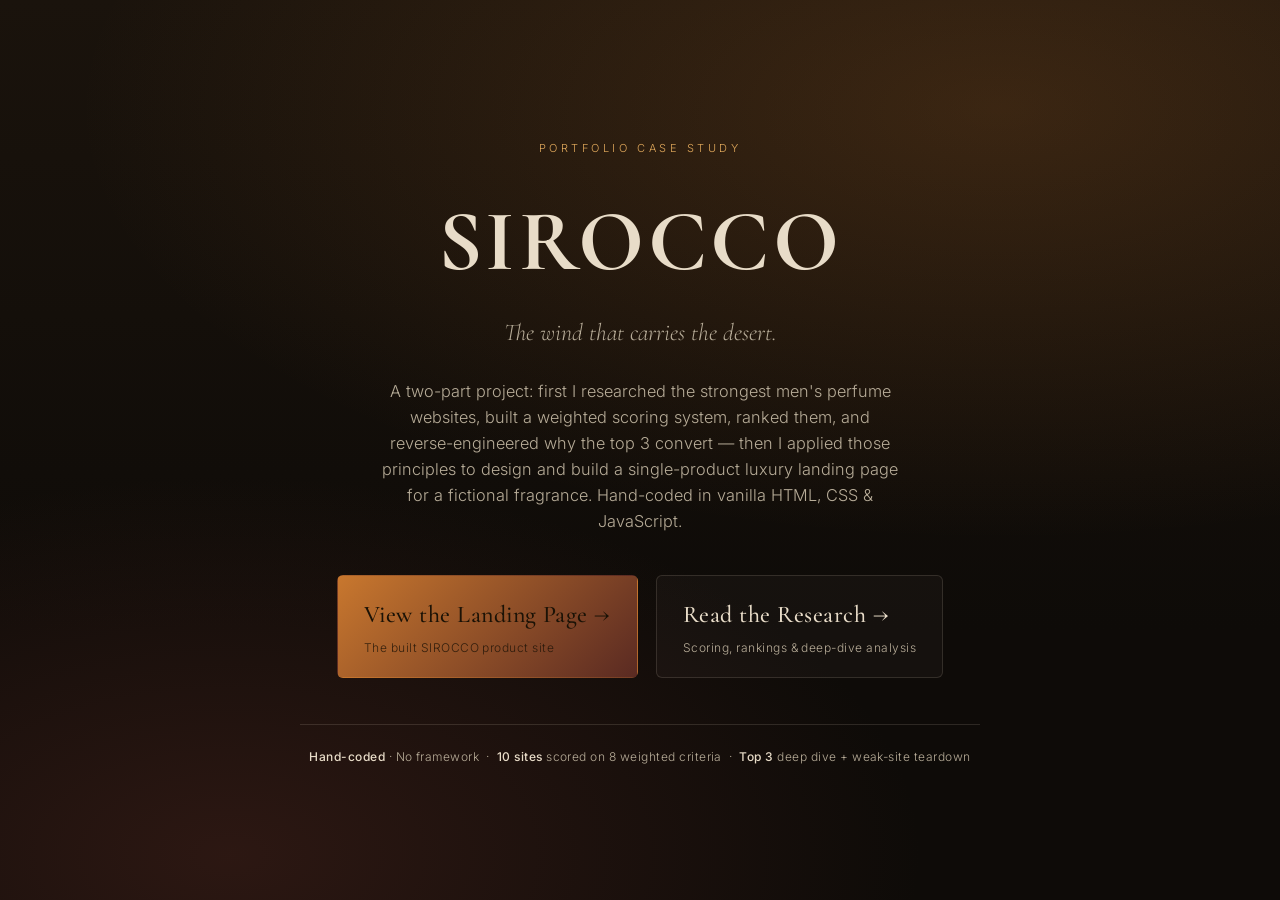
<file: index.html>
<!DOCTYPE html>
<html lang="en">
<head>
<meta charset="UTF-8">
<meta name="viewport" content="width=device-width, initial-scale=1.0">
<title>SIROCCO — Perfume Landing Page & Market Research | Portfolio</title>
<meta name="description" content="A portfolio case study: market research into the best men's perfume websites, a weighted scoring system, and a built single-product luxury landing page for the fictional fragrance SIROCCO.">
<link rel="preconnect" href="https://fonts.googleapis.com">
<link rel="preconnect" href="https://fonts.gstatic.com" crossorigin>
<link href="https://fonts.googleapis.com/css2?family=Cormorant+Garamond:ital,wght@0,400;0,500;0,600;1,400;1,500&family=Inter:wght@300;400;500;600&display=swap" rel="stylesheet">
<style>
  :root{--black:#0E0B08;--sand:#E8DCC8;--sand-dim:#B7AC98;--amber:#C8772E;--gold:#E0A85B;--oxblood:#5A2A22;--line:rgba(232,220,200,.14)}
  *{margin:0;padding:0;box-sizing:border-box}
  body{background:
      radial-gradient(120% 80% at 78% 12%, rgba(200,119,46,.20), transparent 60%),
      radial-gradient(90% 70% at 18% 95%, rgba(90,42,34,.4), transparent 60%),
      linear-gradient(180deg,#1a130c 0%,#0E0B08 70%);
    color:var(--sand);font-family:'Inter',sans-serif;font-weight:300;min-height:100vh;
    display:grid;place-items:center;padding:40px 22px;line-height:1.6}
  .card{max-width:680px;width:100%;text-align:center}
  .eyebrow{font-size:11px;letter-spacing:.32em;text-transform:uppercase;color:var(--gold)}
  h1{font-family:'Cormorant Garamond',serif;font-size:clamp(3rem,11vw,5.4rem);color:var(--sand);margin:14px 0 2px;letter-spacing:.04em}
  .tag{font-family:'Cormorant Garamond',serif;font-style:italic;font-size:clamp(1.1rem,3vw,1.5rem);color:var(--sand-dim);margin-bottom:26px}
  p.lead{color:var(--sand-dim);max-width:520px;margin:0 auto 40px;font-size:1.02rem}
  .links{display:flex;gap:18px;flex-wrap:wrap;justify-content:center}
  a.btn{display:flex;flex-direction:column;align-items:flex-start;gap:4px;text-align:left;
    min-width:240px;padding:20px 26px;border-radius:6px;text-decoration:none;transition:transform .25s ease,border-color .25s ease}
  a.btn b{font-family:'Cormorant Garamond',serif;font-size:1.5rem;font-weight:500;letter-spacing:.02em}
  a.btn span{font-size:12px;letter-spacing:.04em}
  a.primary{background:linear-gradient(135deg,var(--amber),var(--oxblood));color:#1a1206;border:1px solid transparent}
  a.primary b{color:#1a1206}a.primary span{color:rgba(26,18,6,.8)}
  a.ghost{background:rgba(232,220,200,.03);border:1px solid var(--line);color:var(--sand)}
  a.ghost span{color:var(--sand-dim)}
  a.btn:hover{transform:translateY(-3px)}
  a.ghost:hover{border-color:var(--gold)}
  .meta{margin-top:46px;font-size:12px;letter-spacing:.04em;color:var(--sand-dim);border-top:1px solid var(--line);padding-top:22px}
  .meta b{color:var(--sand);font-weight:500}
</style>
</head>
<body>
  <main class="card">
    <span class="eyebrow">Portfolio Case Study</span>
    <h1>SIROCCO</h1>
    <p class="tag">The wind that carries the desert.</p>
    <p class="lead">
      A two-part project: first I researched the strongest men's perfume websites, built a
      weighted scoring system, ranked them, and reverse-engineered why the top 3 convert —
      then I applied those principles to design and build a single-product luxury landing page
      for a fictional fragrance. Hand-coded in vanilla HTML, CSS &amp; JavaScript.
    </p>
    <div class="links">
      <a class="btn primary" href="site/index.html">
        <b>View the Landing Page →</b>
        <span>The built SIROCCO product site</span>
      </a>
      <a class="btn ghost" href="research/report.html">
        <b>Read the Research →</b>
        <span>Scoring, rankings &amp; deep-dive analysis</span>
      </a>
    </div>
    <p class="meta">
      <b>Hand-coded</b> · No framework &nbsp;·&nbsp; <b>10 sites</b> scored on 8 weighted criteria &nbsp;·&nbsp; <b>Top 3</b> deep dive + weak-site teardown
    </p>
  </main>
</body>
</html>
</file>
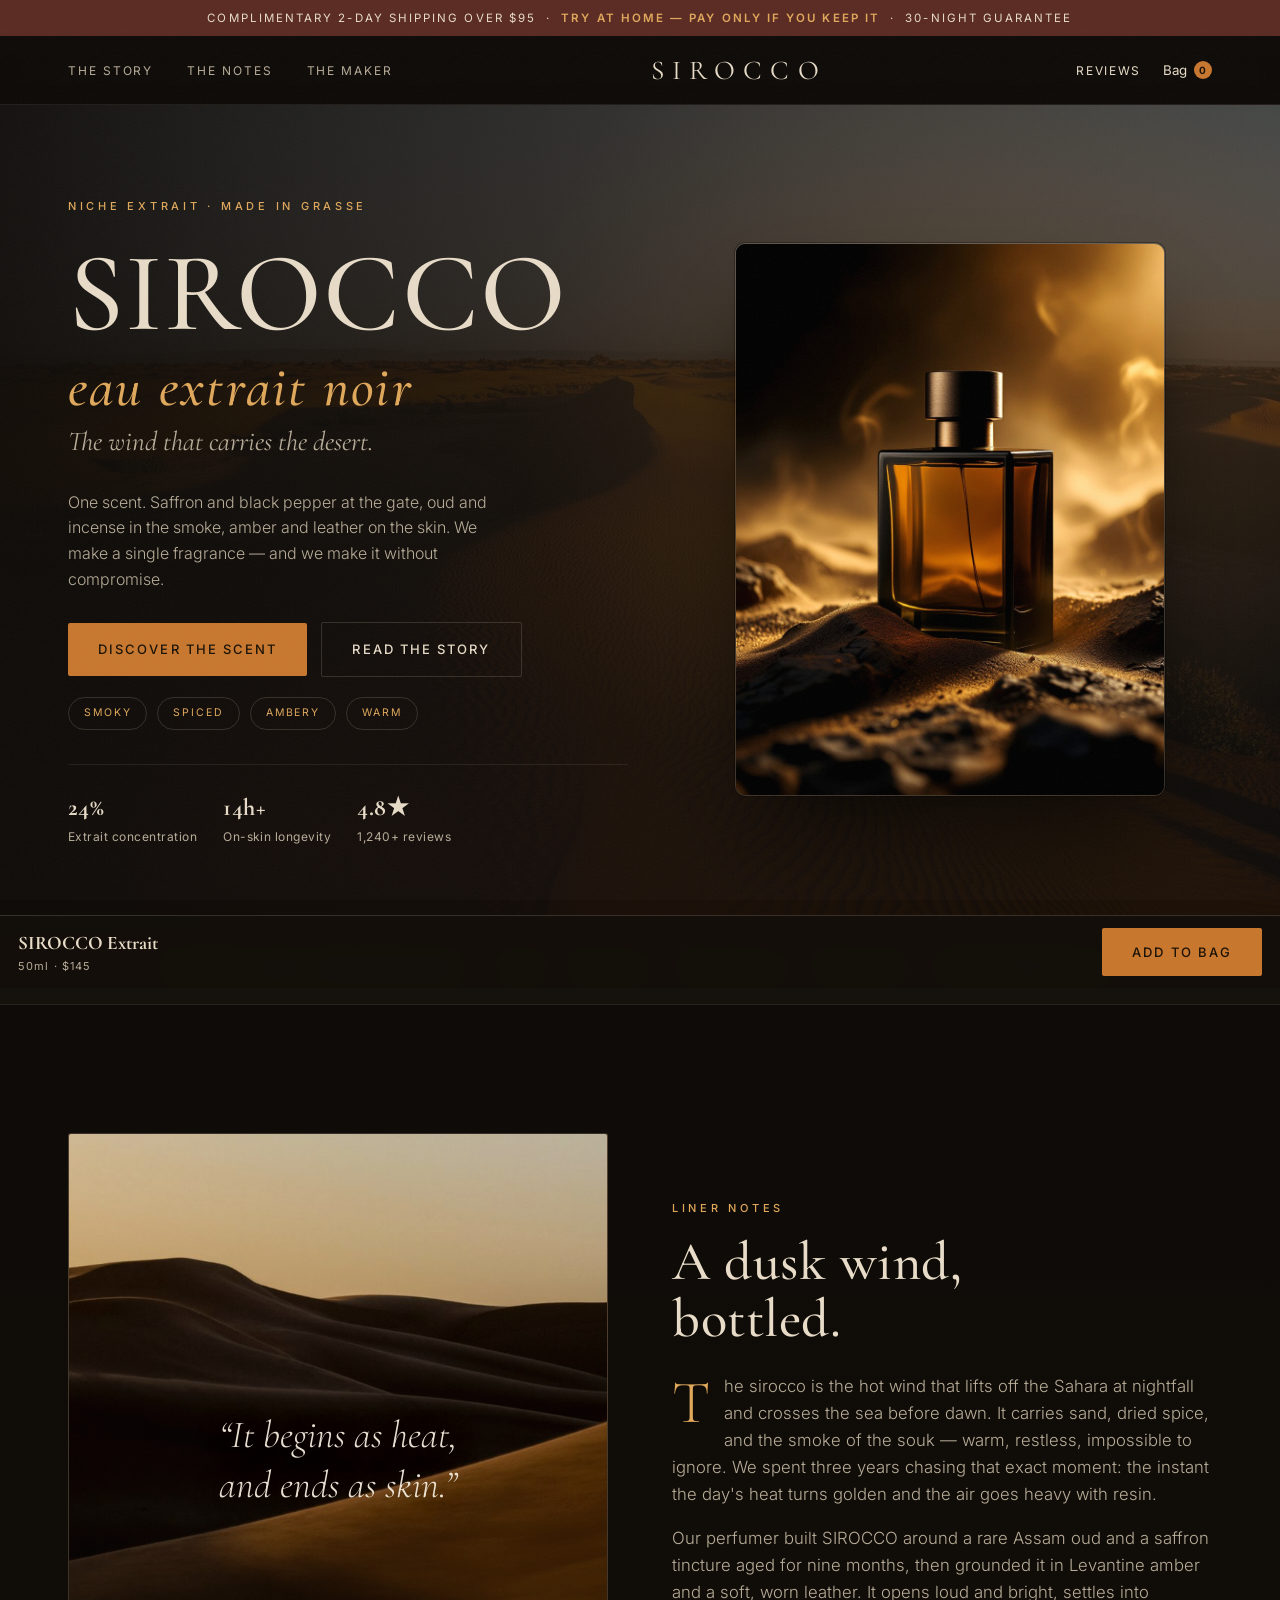
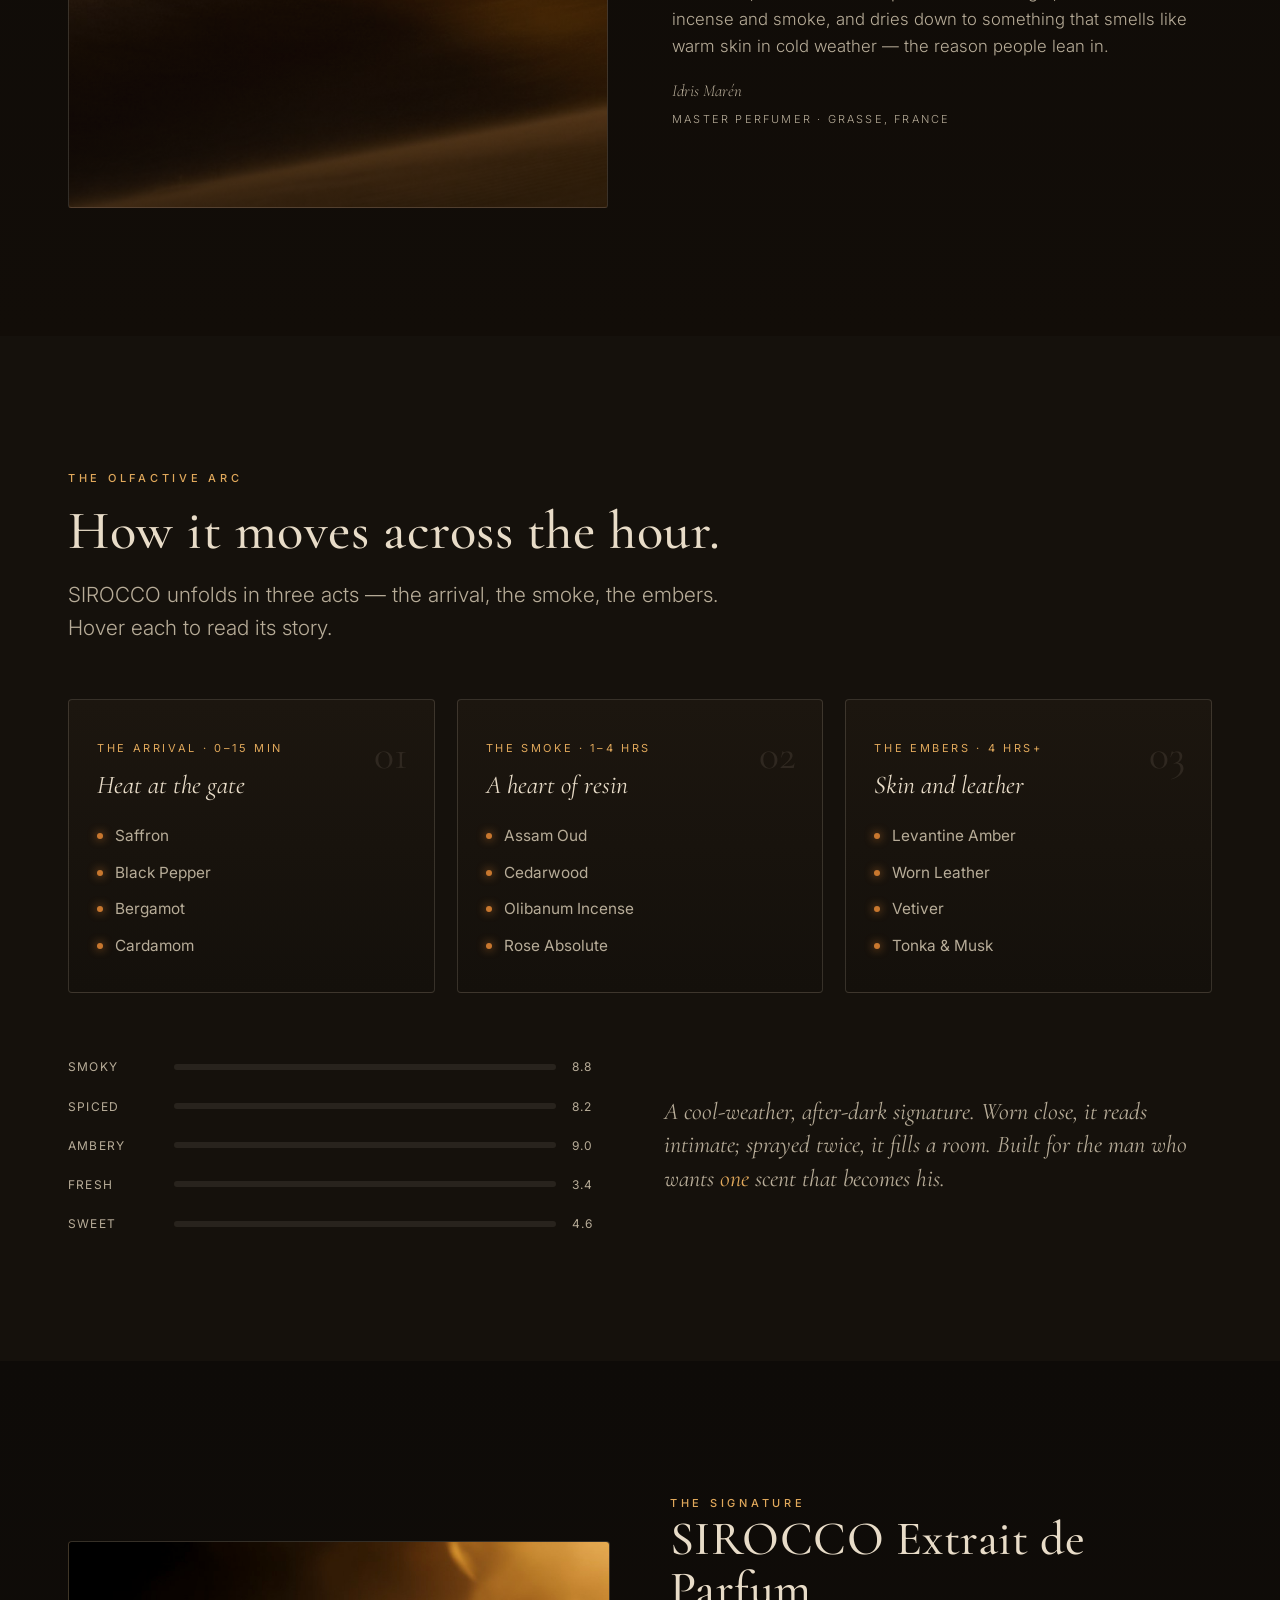
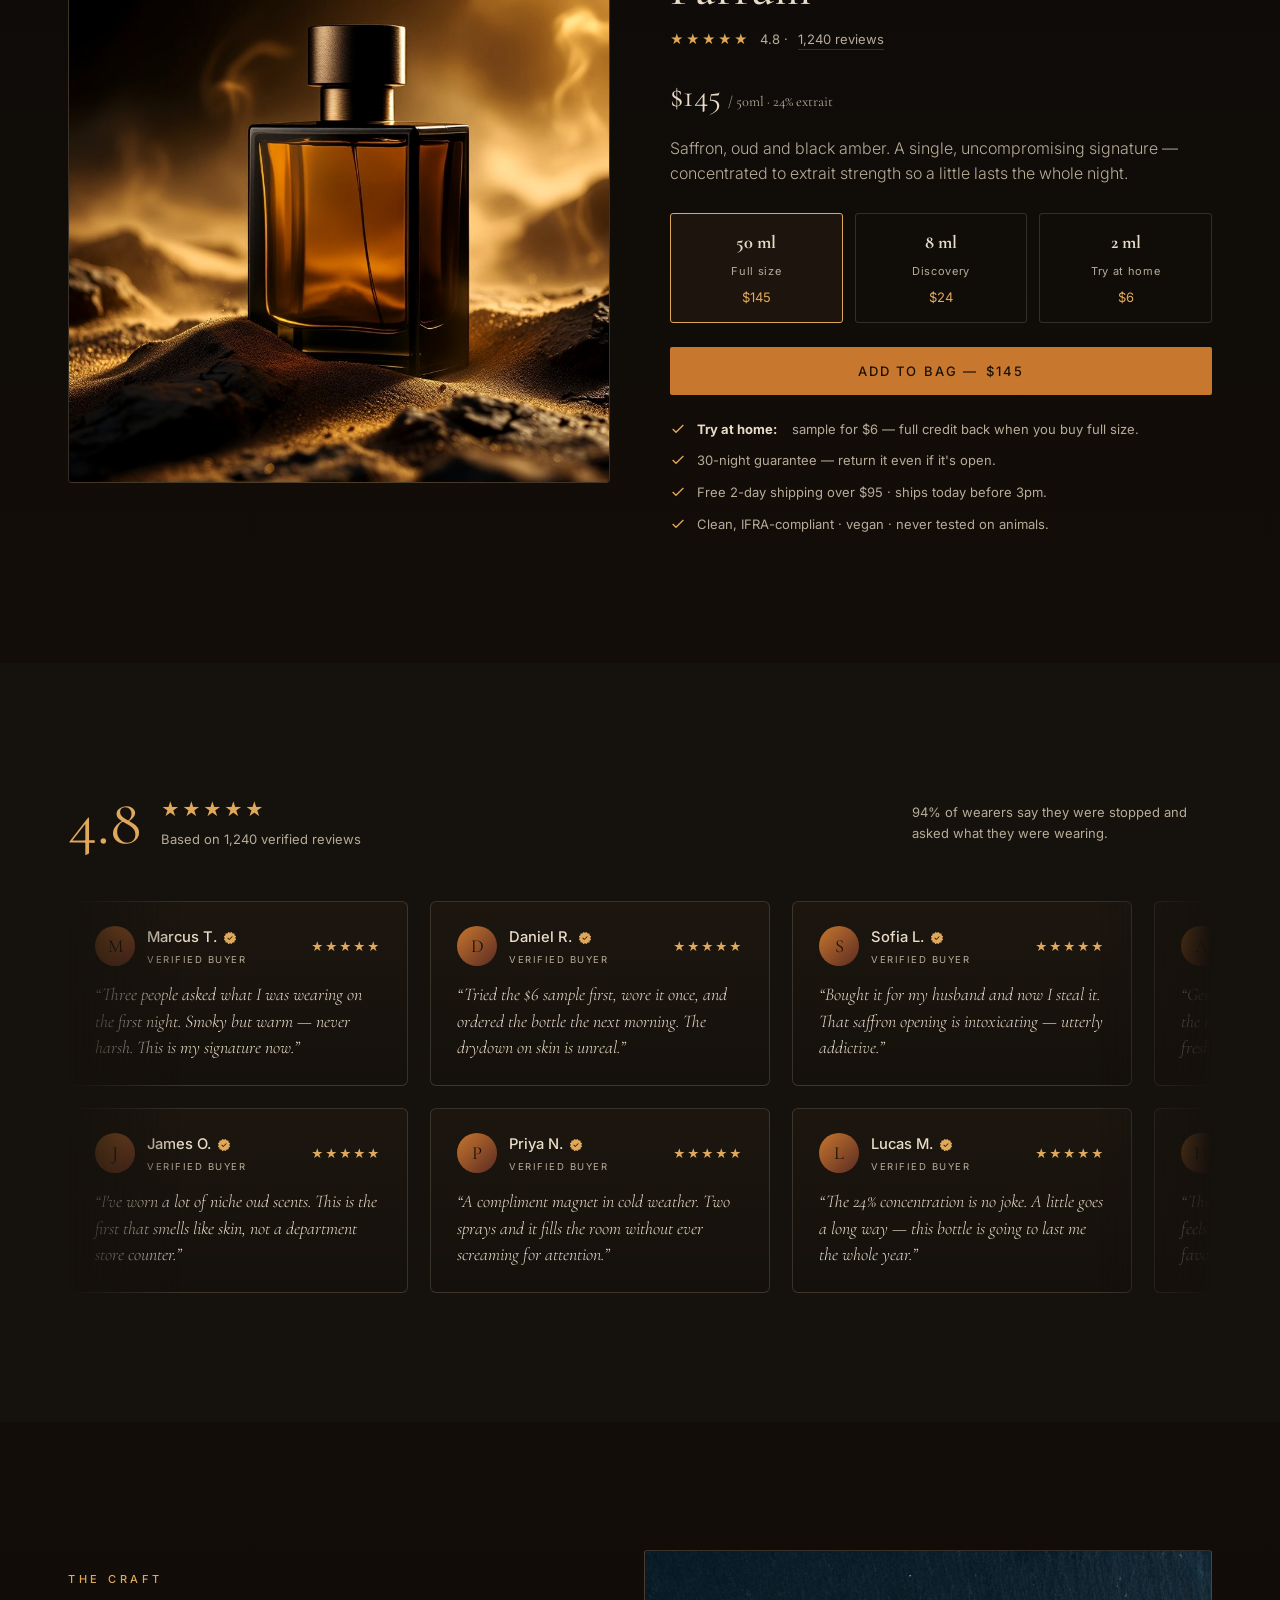
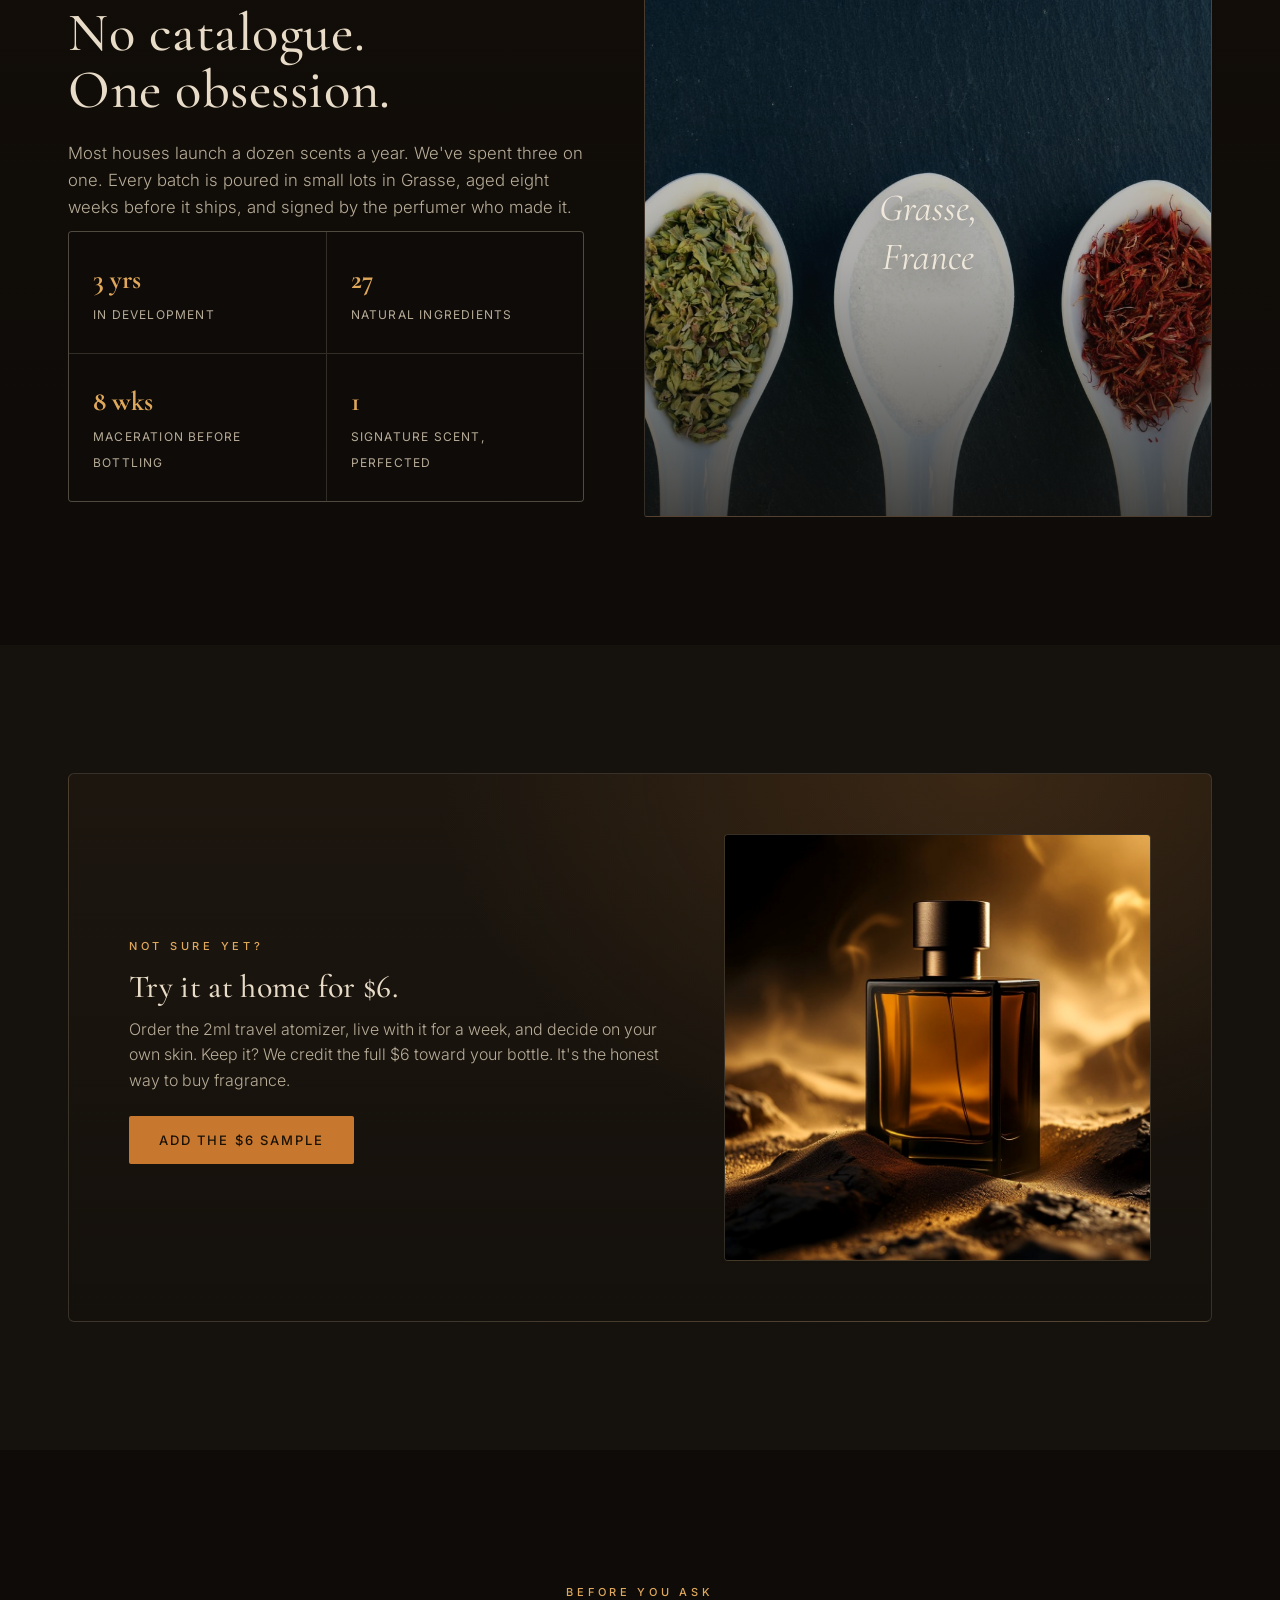
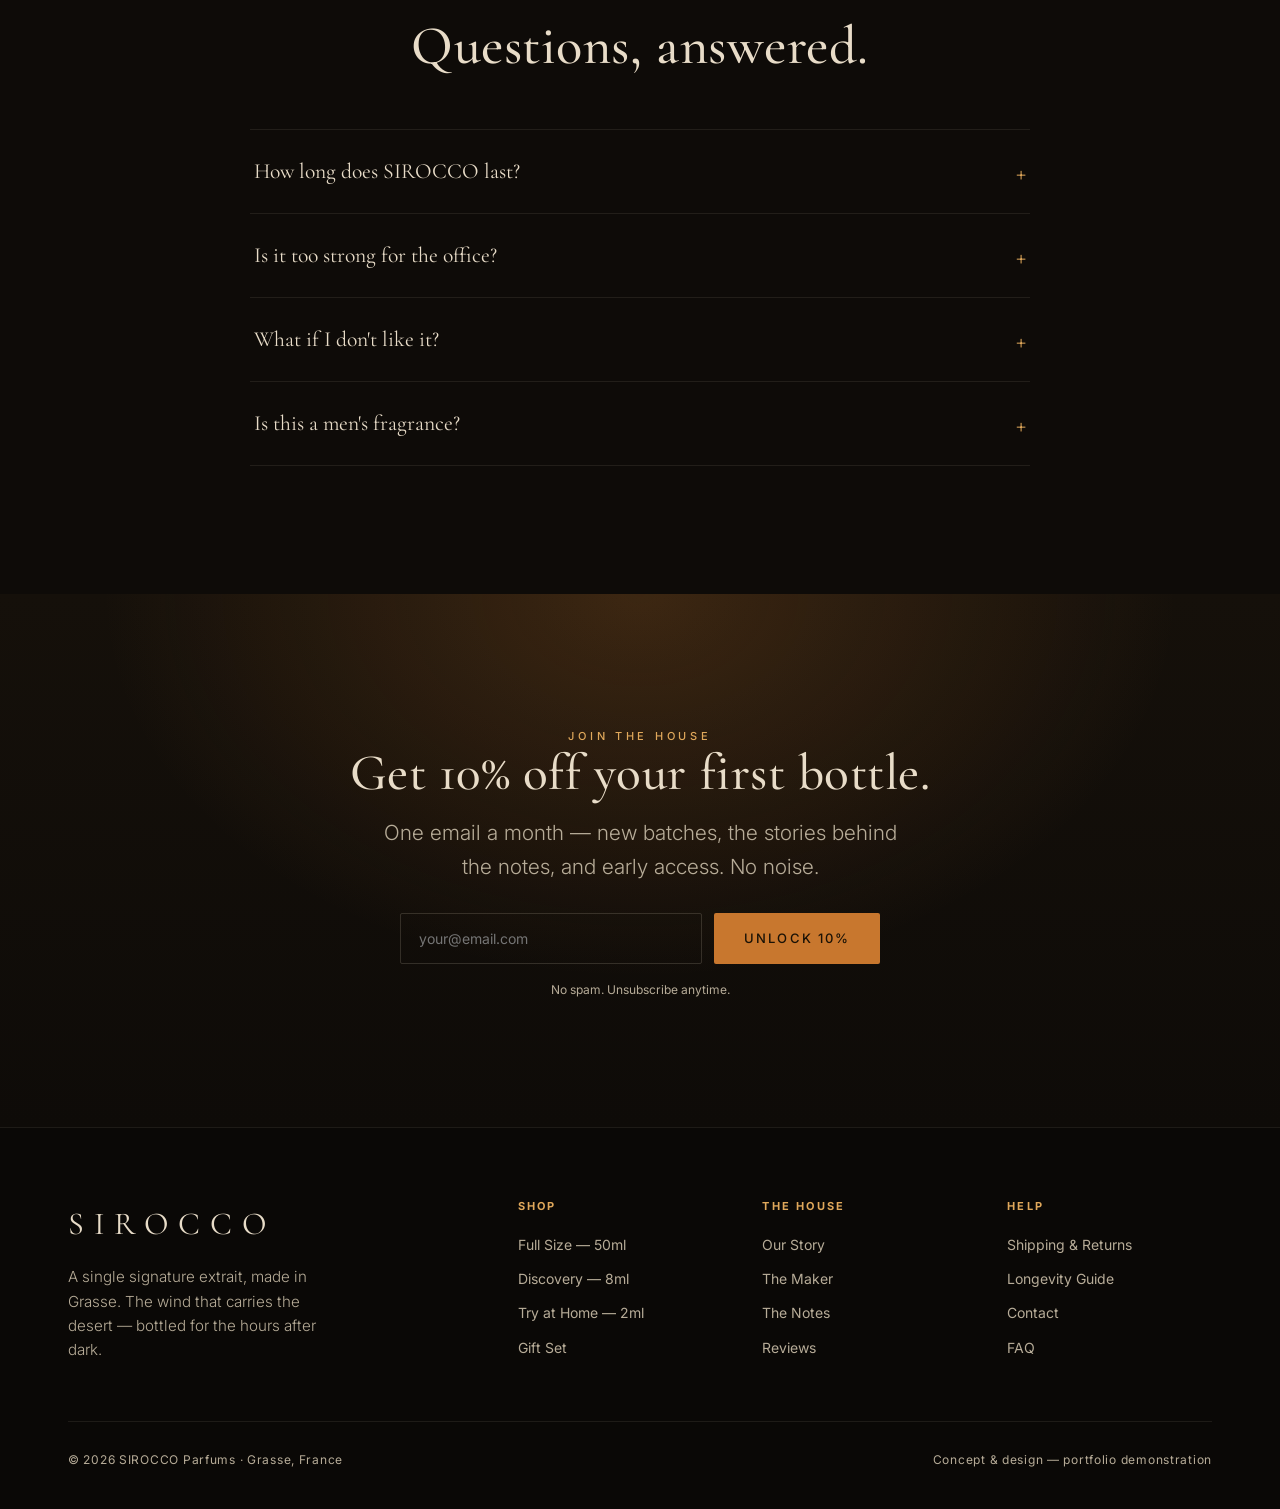
<file: site/index.html>
<!DOCTYPE html>
<html lang="en">
<head>
<meta charset="UTF-8">
<meta name="viewport" content="width=device-width, initial-scale=1.0">
<title>SIROCCO — The Wind That Carries the Desert | Niche Men's Extrait de Parfum</title>
<meta name="description" content="SIROCCO is a single signature extrait de parfum for men — saffron, oud and black amber. One scent, made exceptionally. Try at home risk-free.">
<link rel="preconnect" href="https://fonts.googleapis.com">
<link rel="preconnect" href="https://fonts.gstatic.com" crossorigin>
<link href="https://fonts.googleapis.com/css2?family=Cormorant+Garamond:ital,wght@0,400;0,500;0,600;1,400;1,500&family=Inter:wght@300;400;500;600&display=swap" rel="stylesheet">
<link rel="stylesheet" href="styles.css">
</head>
<body>

<!-- ============ reusable SVG flacon ============ -->
<svg width="0" height="0" style="position:absolute" aria-hidden="true">
  <symbol id="bottle" viewBox="0 0 200 320">
    <defs>
      <linearGradient id="glass" x1="0" y1="0" x2="1" y2="1">
        <stop offset="0" stop-color="#e8a85b"/>
        <stop offset=".42" stop-color="#c8772e"/>
        <stop offset=".7" stop-color="#7a3d18"/>
        <stop offset="1" stop-color="#3a2410"/>
      </linearGradient>
      <linearGradient id="cap" x1="0" y1="0" x2="0" y2="1">
        <stop offset="0" stop-color="#e7cd9a"/>
        <stop offset=".5" stop-color="#b08d57"/>
        <stop offset="1" stop-color="#6f5532"/>
      </linearGradient>
      <linearGradient id="shine" x1="0" y1="0" x2="1" y2="0">
        <stop offset="0" stop-color="#fff" stop-opacity=".55"/>
        <stop offset=".25" stop-color="#fff" stop-opacity="0"/>
      </linearGradient>
    </defs>
    <!-- cap -->
    <rect x="78" y="6" width="44" height="40" rx="4" fill="url(#cap)"/>
    <rect x="84" y="44" width="32" height="14" fill="#6f5532"/>
    <!-- shoulders + body -->
    <path d="M62 58 h76 a10 10 0 0 1 10 10 v224 a14 14 0 0 1 -14 14 H66 a14 14 0 0 1 -14 -14 V68 a10 10 0 0 1 10 -10 Z" fill="url(#glass)"/>
    <!-- glass shine -->
    <path d="M70 70 h12 v224 h-12 Z" fill="url(#shine)" opacity=".7"/>
    <!-- label -->
    <rect x="70" y="150" width="60" height="96" rx="2" fill="#0E0B08" opacity=".82"/>
    <rect x="70" y="150" width="60" height="96" rx="2" fill="none" stroke="#b08d57" stroke-width="1" opacity=".7"/>
    <text x="100" y="186" text-anchor="middle" fill="#E0A85B" font-family="Cormorant Garamond, serif" font-size="15" letter-spacing="2.5">SIROCCO</text>
    <text x="100" y="204" text-anchor="middle" fill="#B7AC98" font-family="Inter, sans-serif" font-size="5.5" letter-spacing="2">EXTRAIT DE PARFUM</text>
    <line x1="84" y1="214" x2="116" y2="214" stroke="#b08d57" stroke-width=".7" opacity=".6"/>
    <text x="100" y="230" text-anchor="middle" fill="#B7AC98" font-family="Inter, sans-serif" font-size="5" letter-spacing="1.5">50 ML · 24%</text>
  </symbol>
  <symbol id="verify" viewBox="0 0 48 48">
    <polygon fill="#E0A85B" points="29.62,3 33.053,8.308 39.367,8.624 39.686,14.937 44.997,18.367 42.116,23.995 45,29.62 39.692,33.053 39.376,39.367 33.063,39.686 29.633,44.997 24.005,42.116 18.38,45 14.947,39.692 8.633,39.376 8.314,33.063 3.003,29.633 5.884,24.005 3,18.38 8.308,14.947 8.624,8.633 14.937,8.314 18.367,3.003 23.995,5.884"/>
    <polygon fill="#1a1206" points="21.396,31.255 14.899,24.76 17.021,22.639 21.428,27.046 30.996,17.772 33.084,19.926"/>
  </symbol>
</svg>

<!-- ============ announcement ============ -->
<div class="announce">Complimentary 2-day shipping over $95 &nbsp;·&nbsp; <b>Try at home — pay only if you keep it</b> &nbsp;·&nbsp; 30-night guarantee</div>

<!-- ============ nav ============ -->
<header class="nav">
  <div class="wrap nav-inner">
    <nav class="nav-links">
      <a href="#story">The Story</a>
      <a href="#notes">The Notes</a>
      <a href="#maker">The Maker</a>
    </nav>
    <div class="brandmark">SIROCCO</div>
    <div class="nav-right">
      <a href="#buy">Reviews</a>
      <button class="nav-cart" id="navCart">Bag <span class="cart-dot" id="cartCount">0</span></button>
    </div>
  </div>
</header>

<!-- ============ hero ============ -->
<section class="hero">
  <div class="wrap hero-grid">
    <div class="hero-copy reveal">
      <span class="eyebrow">Niche Extrait · Made in Grasse</span>
      <h1>SIROCCO<span class="noir">eau extrait noir</span></h1>
      <p class="hero-tag">The wind that carries the desert.</p>
      <p class="hero-desc">One scent. Saffron and black pepper at the gate, oud and incense in the smoke, amber and leather on the skin. We make a single fragrance — and we make it without compromise.</p>
      <div class="hero-cta">
        <a href="#buy" class="btn btn-primary">Discover the Scent</a>
        <a href="#story" class="btn btn-ghost">Read the Story</a>
      </div>
      <div class="scent-tags">
        <span>Smoky</span><span>Spiced</span><span>Ambery</span><span>Warm</span>
      </div>
      <div class="hero-meta">
        <div><b>24%</b>Extrait concentration</div>
        <div><b>14h+</b>On-skin longevity</div>
        <div><b>4.8★</b>1,240+ reviews</div>
      </div>
    </div>
    <div class="bottle-stage reveal">
      <div class="glow"></div>
      <img class="hero-photo" src="assets/hero-bottle.jpg" alt="The SIROCCO flacon — dark amber glass resting on desert stone in golden light, smoke drifting behind it" width="896" height="1152">
    </div>
  </div>
</section>

<!-- ============ trust strip ============ -->
<div class="trust">
  <div class="trust-inner">
    <div class="trust-rating"><span class="stars">★★★★★</span> 4.8 / 5 · 1,240 verified reviews</div>
    <div class="press">
      <span>GQ</span><span>Esquire</span><span>Hypebeast</span><span>Monocle</span><span>GENTLEMAN'S&nbsp;J.</span>
    </div>
  </div>
</div>

<!-- ============ story (editorial) ============ -->
<section class="section story" id="story">
  <div class="wrap story-grid">
    <div class="story-img reveal">
      <img src="assets/story-dusk.jpg" alt="A dusk wind crossing the dunes at the edge of the desert" loading="lazy">
      <p class="mono">“It begins as heat,<br>and ends as skin.”</p>
    </div>
    <div class="reveal">
      <span class="eyebrow">Liner Notes</span>
      <h2 class="section-title" style="margin:14px 0 26px">A dusk wind,<br>bottled.</h2>
      <p class="drop">The sirocco is the hot wind that lifts off the Sahara at nightfall and crosses the sea before dawn. It carries sand, dried spice, and the smoke of the souk — warm, restless, impossible to ignore. We spent three years chasing that exact moment: the instant the day's heat turns golden and the air goes heavy with resin.</p>
      <p>Our perfumer built SIROCCO around a rare Assam oud and a saffron tincture aged for nine months, then grounded it in Levantine amber and a soft, worn leather. It opens loud and bright, settles into incense and smoke, and dries down to something that smells like warm skin in cold weather — the reason people lean in.</p>
      <p class="sig">Idris Marén<small>Master Perfumer · Grasse, France</small></p>
    </div>
  </div>
</section>

<!-- ============ notes ============ -->
<section class="section notes" id="notes">
  <div class="wrap">
    <div class="section-head reveal">
      <span class="eyebrow">The Olfactive Arc</span>
      <h2 class="section-title" style="margin-top:14px">How it moves across the hour.</h2>
      <p class="lead">SIROCCO unfolds in three acts — the arrival, the smoke, the embers. Hover each to read its story.</p>
    </div>
    <div class="notes-tl">
      <article class="note-card reveal">
        <span class="note-num">01</span>
        <span class="note-phase">The Arrival · 0–15 min</span>
        <p class="note-stage">Heat at the gate</p>
        <ul class="note-list">
          <li>Saffron</li><li>Black Pepper</li><li>Bergamot</li><li>Cardamom</li>
        </ul>
      </article>
      <article class="note-card reveal">
        <span class="note-num">02</span>
        <span class="note-phase">The Smoke · 1–4 hrs</span>
        <p class="note-stage">A heart of resin</p>
        <ul class="note-list">
          <li>Assam Oud</li><li>Cedarwood</li><li>Olibanum Incense</li><li>Rose Absolute</li>
        </ul>
      </article>
      <article class="note-card reveal">
        <span class="note-num">03</span>
        <span class="note-phase">The Embers · 4 hrs+</span>
        <p class="note-stage">Skin and leather</p>
        <ul class="note-list">
          <li>Levantine Amber</li><li>Worn Leather</li><li>Vetiver</li><li>Tonka &amp; Musk</li>
        </ul>
      </article>
    </div>

    <!-- scent profile -->
    <div class="profile">
      <div class="profile-bars reveal">
        <div class="bar-row"><span>Smoky</span><div class="bar-track"><i class="bar-fill" data-w="88%"></i></div><span>8.8</span></div>
        <div class="bar-row"><span>Spiced</span><div class="bar-track"><i class="bar-fill" data-w="82%"></i></div><span>8.2</span></div>
        <div class="bar-row"><span>Ambery</span><div class="bar-track"><i class="bar-fill" data-w="90%"></i></div><span>9.0</span></div>
        <div class="bar-row"><span>Fresh</span><div class="bar-track"><i class="bar-fill" data-w="34%"></i></div><span>3.4</span></div>
        <div class="bar-row"><span>Sweet</span><div class="bar-track"><i class="bar-fill" data-w="46%"></i></div><span>4.6</span></div>
      </div>
      <p class="profile-note reveal">A cool-weather, after-dark signature. Worn close, it reads intimate; sprayed twice, it fills a room. Built for the man who wants <em style="color:var(--gold);font-style:italic">one</em> scent that becomes his.</p>
    </div>
  </div>
</section>

<!-- ============ buy block (PDP) ============ -->
<section class="section buy" id="buy">
  <div class="wrap buy-grid">
    <div class="buy-visual reveal">
      <img class="buy-photo" src="assets/hero-bottle.jpg" alt="The SIROCCO 50ml extrait flacon — dark amber glass on desert stone in golden light" loading="lazy">
    </div>
    <div class="reveal">
      <span class="eyebrow">The Signature</span>
      <h2>SIROCCO Extrait de Parfum</h2>
      <div class="rating-inline"><span class="stars">★★★★★</span> 4.8 · <a href="#reviews" style="border-bottom:1px solid var(--line)">1,240 reviews</a></div>
      <div class="price" id="priceTag">$145 <small>/ 50ml · 24% extrait</small></div>
      <p class="buy-desc">Saffron, oud and black amber. A single, uncompromising signature — concentrated to extrait strength so a little lasts the whole night.</p>

      <div class="sizes" id="sizes">
        <div class="size-opt active" data-price="145" data-label="50ml — Full Size"><b>50 ml</b><span>Full size</span><em>$145</em></div>
        <div class="size-opt" data-price="24" data-label="8ml — Discovery"><b>8 ml</b><span>Discovery</span><em>$24</em></div>
        <div class="size-opt" data-price="6" data-label="2ml — Try at Home"><b>2 ml</b><span>Try at home</span><em>$6</em></div>
      </div>

      <button class="btn btn-primary btn-block" id="addToCart">Add to Bag — <span id="btnPrice">$145</span></button>

      <ul class="assurances">
        <li><svg width="16" height="16" viewBox="0 0 24 24" fill="none" stroke="#E0A85B" stroke-width="2"><path d="M20 6L9 17l-5-5"/></svg> <strong style="color:var(--sand)">Try at home:</strong>&nbsp;sample for $6 — full credit back when you buy full size.</li>
        <li><svg width="16" height="16" viewBox="0 0 24 24" fill="none" stroke="#E0A85B" stroke-width="2"><path d="M20 6L9 17l-5-5"/></svg> 30-night guarantee — return it even if it's open.</li>
        <li><svg width="16" height="16" viewBox="0 0 24 24" fill="none" stroke="#E0A85B" stroke-width="2"><path d="M20 6L9 17l-5-5"/></svg> Free 2-day shipping over $95 · ships today before 3pm.</li>
        <li><svg width="16" height="16" viewBox="0 0 24 24" fill="none" stroke="#E0A85B" stroke-width="2"><path d="M20 6L9 17l-5-5"/></svg> Clean, IFRA-compliant · vegan · never tested on animals.</li>
      </ul>
    </div>
  </div>
</section>

<!-- ============ reviews ============ -->
<section class="section reviews" id="reviews">
  <div class="wrap">
    <div class="rev-top reveal">
      <div class="rev-score">
        <div class="big">4.8</div>
        <div>
          <div class="stars" style="font-size:18px">★★★★★</div>
          <div style="font-size:13px;color:var(--sand-dim);margin-top:4px">Based on 1,240 verified reviews</div>
        </div>
      </div>
      <div style="font-size:13px;color:var(--sand-dim);max-width:300px">94% of wearers say they were stopped and asked what they were wearing.</div>
    </div>
    <div class="rev-marquee reveal">
      <div class="rev-row" style="--dur:54s">
        <article class="rev-card">
          <div class="rev-head"><span class="av">M</span><div class="rev-id"><span class="rev-name">Marcus T. <svg class="verify-ic" width="14" height="14"><use href="#verify"/></svg></span><span class="verified">Verified buyer</span></div><span class="stars">★★★★★</span></div>
          <p>“Three people asked what I was wearing on the first night. Smoky but warm — never harsh. This is my signature now.”</p>
        </article>
        <article class="rev-card">
          <div class="rev-head"><span class="av">D</span><div class="rev-id"><span class="rev-name">Daniel R. <svg class="verify-ic" width="14" height="14"><use href="#verify"/></svg></span><span class="verified">Verified buyer</span></div><span class="stars">★★★★★</span></div>
          <p>“Tried the $6 sample first, wore it once, and ordered the bottle the next morning. The drydown on skin is unreal.”</p>
        </article>
        <article class="rev-card">
          <div class="rev-head"><span class="av">S</span><div class="rev-id"><span class="rev-name">Sofia L. <svg class="verify-ic" width="14" height="14"><use href="#verify"/></svg></span><span class="verified">Verified buyer</span></div><span class="stars">★★★★★</span></div>
          <p>“Bought it for my husband and now I steal it. That saffron opening is intoxicating — utterly addictive.”</p>
        </article>
        <article class="rev-card">
          <div class="rev-head"><span class="av">A</span><div class="rev-id"><span class="rev-name">Adam K. <svg class="verify-ic" width="14" height="14"><use href="#verify"/></svg></span><span class="verified">Verified buyer</span></div><span class="stars">★★★★☆</span></div>
          <p>“Genuinely lasts all day — still on my jacket the next morning. Wanted a touch more freshness up top, hence 4 stars.”</p>
        </article>
      </div>
      <div class="rev-row reverse" style="--dur:60s">
        <article class="rev-card">
          <div class="rev-head"><span class="av">J</span><div class="rev-id"><span class="rev-name">James O. <svg class="verify-ic" width="14" height="14"><use href="#verify"/></svg></span><span class="verified">Verified buyer</span></div><span class="stars">★★★★★</span></div>
          <p>“I've worn a lot of niche oud scents. This is the first that smells like skin, not a department store counter.”</p>
        </article>
        <article class="rev-card">
          <div class="rev-head"><span class="av">P</span><div class="rev-id"><span class="rev-name">Priya N. <svg class="verify-ic" width="14" height="14"><use href="#verify"/></svg></span><span class="verified">Verified buyer</span></div><span class="stars">★★★★★</span></div>
          <p>“A compliment magnet in cold weather. Two sprays and it fills the room without ever screaming for attention.”</p>
        </article>
        <article class="rev-card">
          <div class="rev-head"><span class="av">L</span><div class="rev-id"><span class="rev-name">Lucas M. <svg class="verify-ic" width="14" height="14"><use href="#verify"/></svg></span><span class="verified">Verified buyer</span></div><span class="stars">★★★★★</span></div>
          <p>“The 24% concentration is no joke. A little goes a long way — this bottle is going to last me the whole year.”</p>
        </article>
        <article class="rev-card">
          <div class="rev-head"><span class="av">H</span><div class="rev-id"><span class="rev-name">Hannah B. <svg class="verify-ic" width="14" height="14"><use href="#verify"/></svg></span><span class="verified">Verified buyer</span></div><span class="stars">★★★★★</span></div>
          <p>“The scent, the bottle, the whole story — it feels like a $300 fragrance. Easily my favourite buy this year.”</p>
        </article>
      </div>
    </div>
  </div>
</section>

<!-- ============ maker / craft ============ -->
<section class="section maker" id="maker">
  <div class="wrap maker-grid">
    <div class="reveal">
      <span class="eyebrow">The Craft</span>
      <h2 class="section-title" style="margin:14px 0 22px">No catalogue.<br>One obsession.</h2>
      <p style="color:var(--sand-dim);font-weight:300;font-size:1.05rem">Most houses launch a dozen scents a year. We've spent three on one. Every batch is poured in small lots in Grasse, aged eight weeks before it ships, and signed by the perfumer who made it.</p>
      <div class="craft">
        <div><b>3 yrs</b><span>In development</span></div>
        <div><b>27</b><span>Natural ingredients</span></div>
        <div><b>8 wks</b><span>Maceration before bottling</span></div>
        <div><b>1</b><span>Signature scent, perfected</span></div>
      </div>
    </div>
    <div class="story-img reveal" style="aspect-ratio:1">
      <img src="assets/maker-ingredients.jpg" alt="Natural raw materials — saffron threads, resins and spice — measured by hand" loading="lazy">
      <p class="mono">Grasse,<br>France</p>
    </div>
  </div>
</section>

<!-- ============ discovery upsell ============ -->
<section class="section discover">
  <div class="wrap">
    <div class="disc-card reveal">
      <div>
        <span class="eyebrow">Not sure yet?</span>
        <h3 style="margin-top:12px">Try it at home for $6.</h3>
        <p>Order the 2ml travel atomizer, live with it for a week, and decide on your own skin. Keep it? We credit the full $6 toward your bottle. It's the honest way to buy fragrance.</p>
        <button class="btn btn-primary" id="addSample">Add the $6 Sample</button>
      </div>
      <div class="buy-visual" style="aspect-ratio:1;min-height:220px"><img class="buy-photo" src="assets/hero-bottle.jpg" alt="The SIROCCO 2ml travel atomizer sample" loading="lazy"></div>
    </div>
  </div>
</section>

<!-- ============ faq ============ -->
<section class="section">
  <div class="wrap">
    <div class="section-head center reveal">
      <span class="eyebrow">Before You Ask</span>
      <h2 class="section-title" style="margin-top:14px">Questions, answered.</h2>
    </div>
    <div class="faq-list reveal">
      <div class="faq-item"><button class="faq-q">How long does SIROCCO last? <span class="ico">+</span></button><div class="faq-a"><p>As a 24% extrait, expect 12–16 hours on skin and several days on clothing. Two sprays is plenty — this is a concentration, not an eau de toilette.</p></div></div>
      <div class="faq-item"><button class="faq-q">Is it too strong for the office? <span class="ico">+</span></button><div class="faq-a"><p>Worn close (one spray to the chest) it stays intimate and skin-like. It's a cool-weather, after-dark scent by design, but a single spray works through the day.</p></div></div>
      <div class="faq-item"><button class="faq-q">What if I don't like it? <span class="ico">+</span></button><div class="faq-a"><p>Return it within 30 nights for a full refund — even if the bottle is opened. We'd rather you wear something you love.</p></div></div>
      <div class="faq-item"><button class="faq-q">Is this a men's fragrance? <span class="ico">+</span></button><div class="faq-a"><p>It's built around classically masculine accords — oud, leather, amber, spice — but scent has no gender. Plenty of our wearers share a bottle.</p></div></div>
    </div>
  </div>
</section>

<!-- ============ email capture ============ -->
<section class="section capture">
  <div class="wrap">
    <span class="eyebrow reveal">Join the House</span>
    <h2 class="reveal">Get 10% off your first bottle.</h2>
    <p class="lead reveal">One email a month — new batches, the stories behind the notes, and early access. No noise.</p>
    <form class="cap-form reveal" id="capForm">
      <input type="email" placeholder="your@email.com" required>
      <button class="btn btn-primary" type="submit">Unlock 10%</button>
    </form>
    <p class="cap-note reveal">No spam. Unsubscribe anytime.</p>
  </div>
</section>

<!-- ============ footer ============ -->
<footer>
  <div class="wrap">
    <div class="foot-grid">
      <div class="foot-brand">
        <div class="brandmark">SIROCCO</div>
        <p>A single signature extrait, made in Grasse. The wind that carries the desert — bottled for the hours after dark.</p>
      </div>
      <div class="foot-col"><h4>Shop</h4><a href="#buy">Full Size — 50ml</a><a href="#buy">Discovery — 8ml</a><a href="#buy">Try at Home — 2ml</a><a href="#buy">Gift Set</a></div>
      <div class="foot-col"><h4>The House</h4><a href="#story">Our Story</a><a href="#maker">The Maker</a><a href="#notes">The Notes</a><a href="#reviews">Reviews</a></div>
      <div class="foot-col"><h4>Help</h4><a href="#">Shipping &amp; Returns</a><a href="#">Longevity Guide</a><a href="#">Contact</a><a href="#">FAQ</a></div>
    </div>
    <div class="foot-bottom">
      <span>© 2026 SIROCCO Parfums · Grasse, France</span>
      <span>Concept &amp; design — portfolio demonstration</span>
    </div>
  </div>
</footer>

<!-- sticky mobile buy bar -->
<div class="sticky-buy" id="stickyBuy">
  <div class="sb-info"><b>SIROCCO Extrait</b><span id="sbLabel">50ml · $145</span></div>
  <button class="btn btn-primary" id="stickyAdd">Add to Bag</button>
</div>

<!-- toast -->
<div class="toast" id="toast">Added to your bag</div>

<script src="script.js"></script>
</body>
</html>
</file>
<file: site/styles.css>
/* =========================================================
   SIROCCO — single-product luxury fragrance site
   Design system synthesized from Snif, Commodity, D.S. & Durga
   ========================================================= */

:root{
  /* palette — desert dusk into noir */
  --black:#0E0B08;        /* warm near-black */
  --black-2:#15110C;      /* raised surface */
  --ink:#1C160F;          /* cards */
  --sand:#E8DCC8;         /* primary text on dark */
  --sand-dim:#B7AC98;     /* secondary text */
  --amber:#C8772E;        /* burnt amber accent */
  --gold:#E0A85B;         /* golden highlight */
  --brass:#B08D57;        /* metal */
  --oxblood:#5A2A22;      /* leather depth */
  --line:rgba(232,220,200,.16);
  --line-soft:rgba(232,220,200,.09);

  --serif:"Cormorant Garamond",Georgia,serif;
  --sans:"Inter",-apple-system,BlinkMacSystemFont,"Segoe UI",sans-serif;

  --maxw:1200px;
  --ease:cubic-bezier(.22,.61,.36,1);
}

/* ---------- reset ---------- */
*,*::before,*::after{box-sizing:border-box;margin:0;padding:0}
html{scroll-behavior:smooth;-webkit-text-size-adjust:100%}
body{
  font-family:var(--sans);
  background:var(--black);
  color:var(--sand);
  line-height:1.6;
  overflow-x:hidden;
  -webkit-font-smoothing:antialiased;
}
img{max-width:100%;display:block}
a{color:inherit;text-decoration:none}
button{font-family:inherit;cursor:pointer;border:none;background:none;color:inherit}

/* film-grain overlay for tactile, premium feel */
body::after{
  content:"";position:fixed;inset:0;z-index:9999;pointer-events:none;opacity:.045;
  background-image:url("data:image/svg+xml;utf8,<svg xmlns='http://www.w3.org/2000/svg' width='120' height='120'><filter id='n'><feTurbulence type='fractalNoise' baseFrequency='0.9' numOctaves='2'/></filter><rect width='100%25' height='100%25' filter='url(%23n)'/></svg>");
}

.wrap{max-width:var(--maxw);margin:0 auto;padding:0 28px}

/* ---------- typography ---------- */
.eyebrow{
  font-size:11px;letter-spacing:.34em;text-transform:uppercase;
  color:var(--gold);font-weight:500;
}
h1,h2,h3{font-family:var(--serif);font-weight:500;line-height:1.04;letter-spacing:.01em}
.section-title{font-size:clamp(2rem,5vw,3.4rem);color:var(--sand)}
.lead{font-size:clamp(1.05rem,2vw,1.3rem);color:var(--sand-dim);font-weight:300}

/* ---------- buttons ---------- */
.btn{
  display:inline-flex;align-items:center;justify-content:center;gap:.6em;
  padding:16px 30px;font-size:13px;letter-spacing:.16em;text-transform:uppercase;
  font-weight:500;border-radius:2px;transition:all .35s var(--ease);position:relative;
}
.btn-primary{background:var(--amber);color:#1a1206;}
.btn-primary:hover{background:var(--gold);transform:translateY(-2px);box-shadow:0 14px 34px -12px rgba(224,168,91,.6)}
.btn-ghost{border:1px solid var(--line);color:var(--sand)}
.btn-ghost:hover{border-color:var(--gold);color:var(--gold)}
.btn-block{width:100%}

/* =========================================================
   announcement + nav
   ========================================================= */
.announce{
  background:var(--oxblood);color:var(--sand);text-align:center;
  font-size:11.5px;letter-spacing:.18em;text-transform:uppercase;padding:9px 16px;
}
.announce b{color:var(--gold);font-weight:600}

header.nav{
  position:sticky;top:0;z-index:200;
  background:rgba(14,11,8,.72);backdrop-filter:blur(12px);
  border-bottom:1px solid var(--line-soft);transition:background .3s;
}
.nav-inner{display:flex;align-items:center;justify-content:space-between;height:68px}
.brandmark{font-family:var(--serif);font-size:1.7rem;letter-spacing:.3em;padding-left:.3em;color:var(--sand)}
.nav-links{display:flex;gap:34px;font-size:12px;letter-spacing:.16em;text-transform:uppercase;color:var(--sand-dim)}
.nav-links a{transition:color .25s}
.nav-links a:hover{color:var(--gold)}
.nav-right{display:flex;align-items:center;gap:22px;font-size:12px;letter-spacing:.14em;text-transform:uppercase}
.nav-cart{display:flex;align-items:center;gap:7px}
.cart-dot{background:var(--amber);color:#1a1206;border-radius:50%;width:18px;height:18px;display:grid;place-items:center;font-size:10px;font-weight:700}

/* =========================================================
   hero
   ========================================================= */
.hero{
  position:relative;min-height:92vh;display:flex;align-items:center;overflow:hidden;
  background:
    linear-gradient(90deg, rgba(14,11,8,.95) 0%, rgba(14,11,8,.74) 40%, rgba(14,11,8,.42) 100%),
    radial-gradient(120% 80% at 78% 30%, rgba(200,119,46,.28), transparent 60%),
    radial-gradient(90% 70% at 20% 90%, rgba(90,42,34,.45), transparent 60%),
    linear-gradient(180deg,rgba(26,19,12,.35) 0%,rgba(14,11,8,.82) 78%),
    url("assets/hero-desert.jpg");
  background-size:cover;
  background-position:center right;
}
/* drifting heat haze */
.hero::before{
  content:"";position:absolute;inset:-20% -10%;z-index:0;opacity:.5;
  background:radial-gradient(40% 60% at 70% 40%,rgba(224,168,91,.18),transparent 70%);
  animation:drift 16s ease-in-out infinite alternate;
}
@keyframes drift{to{transform:translate(3%,-4%) scale(1.08)}}
.hero-grid{
  position:relative;z-index:2;display:grid;grid-template-columns:1.05fr .95fr;
  gap:40px;align-items:center;width:100%;
}
.hero-copy{max-width:560px}
.hero h1{font-size:clamp(3.4rem,9vw,7rem);margin:18px 0 4px;color:var(--sand)}
.hero h1 .noir{display:block;color:var(--gold);font-style:italic;font-size:.5em;letter-spacing:.04em;margin-top:.1em}
.hero-tag{font-family:var(--serif);font-style:italic;font-size:clamp(1.2rem,2.4vw,1.7rem);color:var(--sand-dim);margin-bottom:26px}
.hero-desc{color:var(--sand-dim);font-weight:300;max-width:440px;margin-bottom:30px}
.hero-cta{display:flex;gap:14px;flex-wrap:wrap;align-items:center}
.hero-meta{display:flex;gap:26px;margin-top:34px;padding-top:24px;border-top:1px solid var(--line-soft)}
.hero-meta div{font-size:12px;letter-spacing:.04em;color:var(--sand-dim)}
.hero-meta b{display:block;font-family:var(--serif);font-size:1.5rem;color:var(--sand);letter-spacing:.02em}
.scent-tags{display:flex;gap:10px;flex-wrap:wrap;margin-top:20px}
.scent-tags span{
  font-size:10.5px;letter-spacing:.18em;text-transform:uppercase;color:var(--gold);
  border:1px solid var(--line);border-radius:40px;padding:7px 15px;
}

/* ---- CSS/SVG bottle ---- */
.bottle-stage{position:relative;display:grid;place-items:center;min-height:62vh}
.glow{position:absolute;width:420px;height:420px;border-radius:50%;
  background:radial-gradient(circle,rgba(224,168,91,.34),transparent 66%);filter:blur(26px);animation:pulse 6s ease-in-out infinite}
@keyframes pulse{50%{transform:scale(1.12);opacity:.8}}
/* ---- hero product photo ---- */
.hero-photo{position:relative;z-index:1;width:100%;max-width:430px;height:auto;
  border-radius:10px;border:1px solid var(--line);
  box-shadow:0 50px 90px -24px rgba(0,0,0,.8), 0 0 0 1px rgba(0,0,0,.3);
  filter:saturate(1.03) contrast(1.03);animation:float 7s ease-in-out infinite}
@keyframes float{50%{transform:translateY(-14px)}}
/* SVG bottle (still used in the buy / PDP section) */
.bottle{position:relative;width:200px;filter:drop-shadow(0 40px 50px rgba(0,0,0,.6));animation:float 7s ease-in-out infinite}

/* =========================================================
   marquee trust strip
   ========================================================= */
.trust{border-top:1px solid var(--line-soft);border-bottom:1px solid var(--line-soft);background:var(--black-2);overflow:hidden}
.trust-inner{display:flex;align-items:center;gap:54px;padding:20px 28px;flex-wrap:wrap;justify-content:center}
.trust-rating{display:flex;align-items:center;gap:10px;font-size:13px;color:var(--sand-dim)}
.stars{color:var(--gold);letter-spacing:2px}
.press{display:flex;gap:40px;flex-wrap:wrap;align-items:center;opacity:.62}
.press span{font-family:var(--serif);font-size:1.15rem;letter-spacing:.12em;color:var(--sand)}

/* =========================================================
   generic section frame
   ========================================================= */
.section{padding:clamp(70px,10vw,130px) 0}
.section-head{max-width:660px;margin-bottom:54px}
.section-head .lead{margin-top:18px}
.center{text-align:center;margin-left:auto;margin-right:auto}

/* ---------- story (editorial) ---------- */
.story{background:linear-gradient(180deg,#0E0B08, #120d08)}
.story-grid{display:grid;grid-template-columns:1fr 1fr;gap:64px;align-items:center}
.story-img{position:relative;aspect-ratio:4/5;border-radius:3px;overflow:hidden;
  background:linear-gradient(160deg,#3a2414,#0E0B08);
  border:1px solid var(--line);display:grid;place-items:center}
.story-img img{position:absolute;inset:0;width:100%;height:100%;object-fit:cover;z-index:0;
  filter:saturate(.92) contrast(1.04)}
.story-img::after{content:"";position:absolute;inset:0;z-index:1;
  background:linear-gradient(180deg,rgba(14,11,8,.12) 0%,rgba(14,11,8,.34) 55%,rgba(14,11,8,.76) 100%)}
.story-img .mono{position:relative;z-index:2;font-family:var(--serif);font-style:italic;font-size:2.4rem;color:rgba(244,236,222,.94);text-align:center;padding:30px;line-height:1.3;text-shadow:0 2px 26px rgba(0,0,0,.7)}
.story p{color:var(--sand-dim);font-weight:300;margin-bottom:18px;font-size:1.05rem}
.story .drop::first-letter{font-family:var(--serif);font-size:3.6em;float:left;line-height:.8;padding:6px 14px 0 0;color:var(--gold)}
.sig{font-family:var(--serif);font-style:italic;font-size:1.4rem;color:var(--sand);margin-top:8px}
.sig small{display:block;font-family:var(--sans);font-style:normal;font-size:11px;letter-spacing:.2em;text-transform:uppercase;color:var(--sand-dim);margin-top:6px}

/* =========================================================
   notes — temporal pyramid + interactive
   ========================================================= */
.notes{background:var(--black-2)}
.notes-tl{display:grid;grid-template-columns:repeat(3,1fr);gap:22px;margin-top:10px}
.note-card{
  background:linear-gradient(180deg,var(--ink),#14100b);
  border:1px solid var(--line);border-radius:4px;padding:34px 28px;position:relative;
  transition:transform .4s var(--ease),border-color .4s,box-shadow .4s;overflow:hidden;
}
.note-card::before{content:"";position:absolute;inset:0;opacity:0;transition:opacity .4s;
  background:radial-gradient(70% 60% at 50% 0,rgba(200,119,46,.16),transparent 70%)}
.note-card:hover{transform:translateY(-8px);border-color:rgba(224,168,91,.5);box-shadow:0 26px 50px -24px rgba(0,0,0,.8)}
.note-card:hover::before{opacity:1}
.note-phase{font-size:11px;letter-spacing:.24em;text-transform:uppercase;color:var(--gold)}
.note-stage{font-family:var(--serif);font-style:italic;font-size:1.6rem;color:var(--sand);margin:6px 0 18px}
.note-list{list-style:none;display:flex;flex-direction:column;gap:12px}
.note-list li{display:flex;align-items:center;gap:12px;color:var(--sand-dim);font-size:.96rem}
.note-list li::before{content:"";width:6px;height:6px;border-radius:50%;background:var(--amber);flex:none;box-shadow:0 0 10px var(--amber)}
.note-num{position:absolute;top:22px;right:26px;font-family:var(--serif);font-size:2.6rem;color:rgba(232,220,200,.1)}

/* scent profile bars */
.profile{margin-top:64px;display:grid;grid-template-columns:1fr 1fr;gap:48px;align-items:center}
.profile-bars{display:flex;flex-direction:column;gap:20px}
.bar-row{display:grid;grid-template-columns:90px 1fr 44px;align-items:center;gap:16px;font-size:12px;letter-spacing:.1em;text-transform:uppercase;color:var(--sand-dim)}
.bar-track{height:6px;background:var(--line-soft);border-radius:6px;overflow:hidden}
.bar-fill{height:100%;width:0;border-radius:6px;background:linear-gradient(90deg,var(--oxblood),var(--amber),var(--gold));transition:width 1.2s var(--ease)}
.profile-note{font-family:var(--serif);font-style:italic;font-size:1.5rem;color:var(--sand-dim);line-height:1.4}

/* =========================================================
   buy block (PDP)
   ========================================================= */
.buy{background:linear-gradient(180deg,#0E0B08,#120d08)}
.buy-grid{display:grid;grid-template-columns:1fr 1fr;gap:60px;align-items:center}
.buy-visual{position:relative;aspect-ratio:1;border-radius:4px;border:1px solid var(--line);overflow:hidden;
  background:radial-gradient(70% 70% at 50% 35%,rgba(200,119,46,.34),transparent 65%),linear-gradient(165deg,#241808,#0E0B08);
  display:grid;place-items:center}
.buy-visual .bottle{width:150px;animation:float 7s ease-in-out infinite}
.buy-photo{position:absolute;inset:0;width:100%;height:100%;object-fit:cover;filter:saturate(1.03) contrast(1.03)}
.buy h2{font-size:clamp(2rem,4vw,3rem)}
.buy .rating-inline{display:flex;align-items:center;gap:10px;margin:14px 0 6px;font-size:13px;color:var(--sand-dim)}
.price{font-family:var(--serif);font-size:2rem;color:var(--sand);margin:20px 0 4px}
.price small{font-size:.9rem;color:var(--sand-dim)}
.buy-desc{color:var(--sand-dim);font-weight:300;margin:14px 0 26px}
.sizes{display:flex;gap:12px;margin-bottom:24px;flex-wrap:wrap}
.size-opt{border:1px solid var(--line);border-radius:3px;padding:14px 18px;flex:1;min-width:120px;cursor:pointer;transition:all .25s;text-align:center}
.size-opt:hover{border-color:var(--sand-dim)}
.size-opt.active{border-color:var(--gold);background:rgba(224,168,91,.06)}
.size-opt b{display:block;font-family:var(--serif);font-size:1.15rem;color:var(--sand)}
.size-opt span{font-size:11px;color:var(--sand-dim);letter-spacing:.06em}
.size-opt em{display:block;font-style:normal;font-size:13px;color:var(--gold);margin-top:4px}
.assurances{list-style:none;margin-top:24px;display:grid;gap:11px}
.assurances li{display:flex;gap:11px;font-size:13px;color:var(--sand-dim)}
.assurances svg{flex:none;margin-top:2px}

/* =========================================================
   reviews / social proof
   ========================================================= */
.reviews{background:var(--black-2)}
.rev-top{display:flex;flex-wrap:wrap;gap:30px;align-items:center;justify-content:space-between;margin-bottom:46px}
.rev-score{display:flex;align-items:center;gap:20px}
.rev-score .big{font-family:var(--serif);font-size:4rem;color:var(--gold);line-height:1}
/* ---- scrolling marquee of review cards ---- */
.rev-marquee{position:relative;width:100%;overflow:hidden;
  -webkit-mask-image:linear-gradient(90deg,transparent,#000 10%,#000 90%,transparent);
          mask-image:linear-gradient(90deg,transparent,#000 10%,#000 90%,transparent)}
.rev-row{display:flex;width:max-content;will-change:transform;animation:marquee var(--dur,52s) linear infinite}
.rev-row.reverse{animation-direction:reverse}
.rev-row+.rev-row{margin-top:22px}
.rev-marquee:hover .rev-row{animation-play-state:paused}
@keyframes marquee{to{transform:translateX(-50%)}}
@media (prefers-reduced-motion:reduce){.rev-row{animation:none}}

.rev-card{flex:0 0 auto;width:340px;margin-right:22px;background:linear-gradient(180deg,var(--ink),#14100b);
  border:1px solid var(--line);border-radius:6px;padding:24px 26px}
.rev-head{display:flex;align-items:center;gap:12px;margin-bottom:14px}
.rev-head .av{width:40px;height:40px;border-radius:50%;background:linear-gradient(135deg,var(--amber),var(--oxblood));display:grid;place-items:center;font-family:var(--serif);color:#1a1206;font-size:1.15rem;flex:0 0 auto}
.rev-id{display:flex;flex-direction:column;gap:2px;min-width:0}
.rev-name{display:flex;align-items:center;gap:6px;color:var(--sand);font-weight:500;font-size:.92rem}
.rev-name svg{flex:0 0 auto}
.rev-head .stars{margin-left:auto;font-size:12px;letter-spacing:1px}
.verified{color:var(--sand-dim);text-transform:uppercase;font-size:9.5px;letter-spacing:.16em}
.rev-card p{color:var(--sand);font-weight:300;font-style:italic;font-family:var(--serif);font-size:1.12rem;line-height:1.5;margin:0}

/* =========================================================
   maker / craft
   ========================================================= */
.maker{background:linear-gradient(180deg,#120d08,#0E0B08)}
.maker-grid{display:grid;grid-template-columns:1fr 1.1fr;gap:60px;align-items:center}
.craft{display:grid;grid-template-columns:1fr 1fr;gap:1px;background:var(--line);border:1px solid var(--line);border-radius:4px;overflow:hidden;margin-top:10px}
.craft div{background:var(--black);padding:26px 24px}
.craft b{font-family:var(--serif);font-size:1.7rem;color:var(--gold);display:block}
.craft span{font-size:12px;letter-spacing:.1em;text-transform:uppercase;color:var(--sand-dim)}

/* discovery upsell */
.discover{background:var(--black-2)}
.disc-card{background:radial-gradient(80% 120% at 80% 0,rgba(200,119,46,.18),transparent 60%),linear-gradient(180deg,var(--ink),#14100b);
  border:1px solid var(--line);border-radius:6px;padding:clamp(34px,5vw,60px);display:grid;grid-template-columns:1.3fr 1fr;gap:40px;align-items:center}
.disc-card h3{font-size:2rem;color:var(--sand);margin-bottom:14px}
.disc-card p{color:var(--sand-dim);font-weight:300;margin-bottom:22px}

/* faq */
.faq-list{max-width:780px;margin:0 auto;border-top:1px solid var(--line-soft)}
.faq-item{border-bottom:1px solid var(--line-soft)}
.faq-q{width:100%;text-align:left;display:flex;justify-content:space-between;align-items:center;gap:20px;
  padding:26px 4px;font-family:var(--serif);font-size:1.35rem;color:var(--sand)}
.faq-q .ico{font-size:1.6rem;color:var(--gold);transition:transform .3s;flex:none}
.faq-a{max-height:0;overflow:hidden;transition:max-height .4s var(--ease),padding .4s}
.faq-a p{color:var(--sand-dim);font-weight:300;padding:0 4px}
.faq-item.open .faq-a{max-height:240px;padding-bottom:26px}
.faq-item.open .ico{transform:rotate(45deg)}

/* email capture */
.capture{background:
  radial-gradient(70% 120% at 50% 0,rgba(200,119,46,.22),transparent 60%),
  linear-gradient(180deg,#15100a,#0E0B08);text-align:center}
.capture h2{font-size:clamp(2rem,5vw,3.2rem);max-width:680px;margin:0 auto 16px}
.capture .lead{max-width:520px;margin:0 auto 30px}
.cap-form{display:flex;gap:12px;max-width:480px;margin:0 auto;flex-wrap:wrap}
.cap-form input{flex:1;min-width:200px;background:transparent;border:1px solid var(--line);border-radius:2px;
  padding:16px 18px;color:var(--sand);font-family:inherit;font-size:14px}
.cap-form input:focus{outline:none;border-color:var(--gold)}
.cap-note{font-size:12px;color:var(--sand-dim);margin-top:16px}

/* footer */
footer{background:#0a0806;border-top:1px solid var(--line-soft);padding:70px 0 40px}
.foot-grid{display:grid;grid-template-columns:2fr 1fr 1fr 1fr;gap:40px;margin-bottom:50px}
.foot-brand .brandmark{padding:0;font-size:2rem}
.foot-brand p{color:var(--sand-dim);font-weight:300;margin-top:16px;max-width:280px;font-size:.95rem}
.foot-col h4{font-size:11px;letter-spacing:.2em;text-transform:uppercase;color:var(--gold);margin-bottom:18px}
.foot-col a{display:block;color:var(--sand-dim);font-size:14px;margin-bottom:12px;transition:color .2s}
.foot-col a:hover{color:var(--sand)}
.foot-bottom{display:flex;justify-content:space-between;flex-wrap:wrap;gap:16px;padding-top:28px;border-top:1px solid var(--line-soft);
  font-size:12px;letter-spacing:.06em;color:var(--sand-dim)}

/* sticky mobile buy bar */
.sticky-buy{position:fixed;left:0;right:0;bottom:0;z-index:300;transform:translateY(120%);transition:transform .4s var(--ease);
  background:rgba(20,15,10,.95);backdrop-filter:blur(12px);border-top:1px solid var(--line);
  display:flex;align-items:center;justify-content:space-between;gap:16px;padding:12px 18px}
.sticky-buy.show{transform:translateY(0)}
.sticky-buy .sb-info b{font-family:var(--serif);color:var(--sand);font-size:1.2rem}
.sticky-buy .sb-info span{display:block;font-size:11px;color:var(--sand-dim);letter-spacing:.1em}

/* scroll reveal */
.reveal{opacity:0;transform:translateY(28px);transition:opacity .8s var(--ease),transform .8s var(--ease)}
.reveal.in{opacity:1;transform:none}

/* toast */
.toast{position:fixed;top:84px;right:24px;z-index:500;background:var(--ink);border:1px solid var(--gold);
  border-radius:4px;padding:16px 22px;color:var(--sand);font-size:14px;transform:translateX(140%);transition:transform .45s var(--ease)}
.toast.show{transform:none}

/* ---------- responsive ---------- */
@media(max-width:900px){
  .nav-links{display:none}
  .hero-grid,.story-grid,.buy-grid,.maker-grid,.profile,.disc-card{grid-template-columns:1fr}
  .bottle-stage{order:-1;min-height:46vh}
  .notes-tl{grid-template-columns:1fr}
  .rev-card{width:280px;padding:20px 22px}
  .foot-grid{grid-template-columns:1fr 1fr}
  .hero{min-height:auto;padding:50px 0 70px}
}
@media(max-width:560px){
  .wrap{padding:0 20px}
  .hero-meta{flex-wrap:wrap;gap:18px}
  .foot-grid{grid-template-columns:1fr}
  .rev-top{flex-direction:column;align-items:flex-start}
}
</file>
